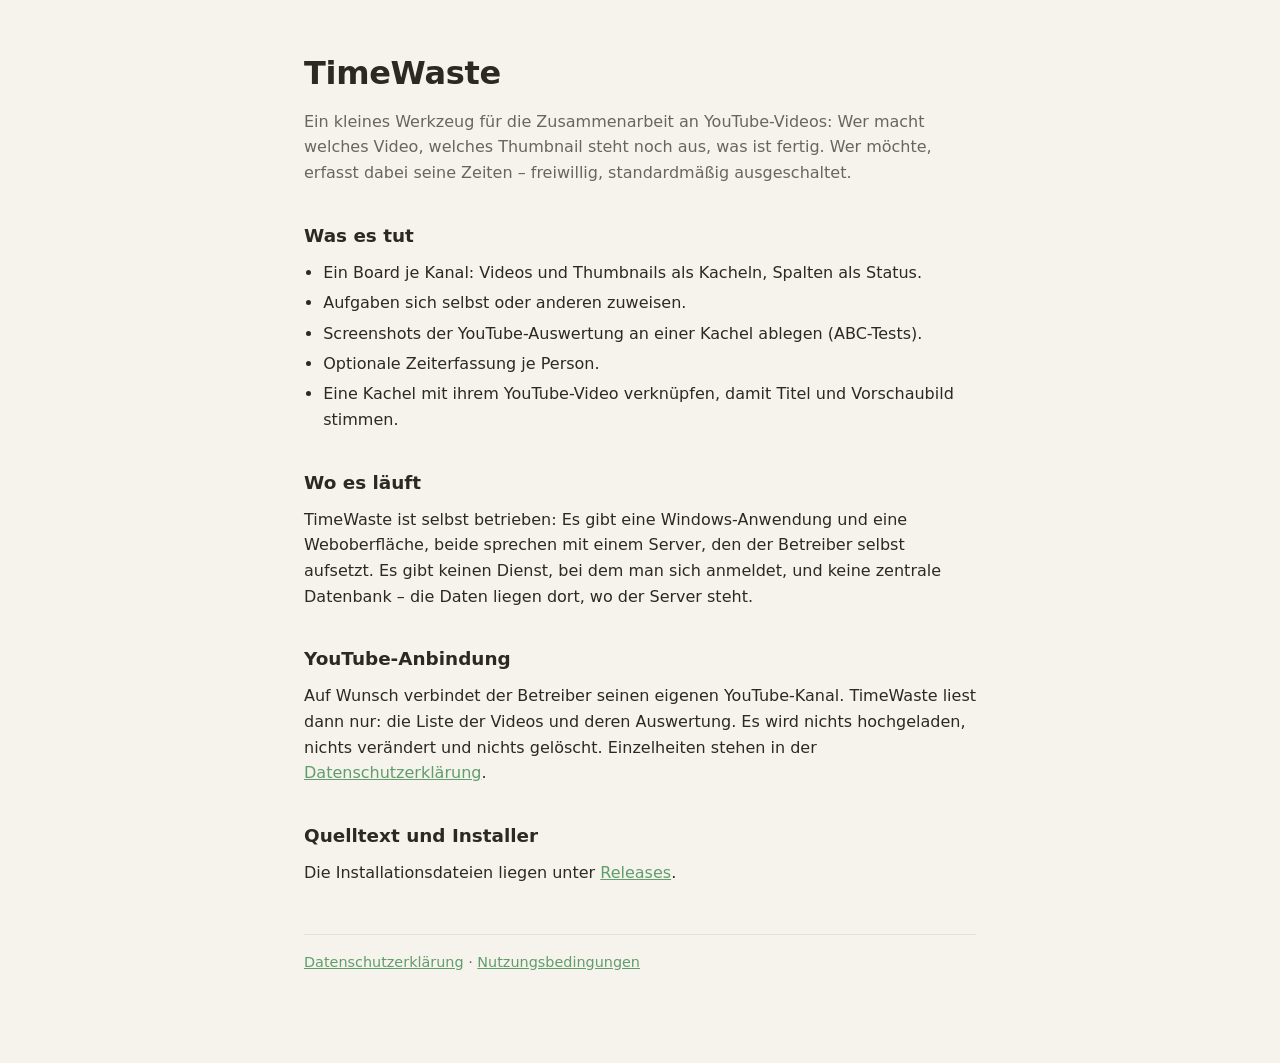
<file: index.html>
<!doctype html>
<html lang="de">
<head>
<meta charset="utf-8">
<meta name="viewport" content="width=device-width, initial-scale=1">
<title>TimeWaste</title>
<link rel="stylesheet" href="stil.css">
</head>
<body>
<main>
  <h1>TimeWaste</h1>
  <p class="lead">Ein kleines Werkzeug für die Zusammenarbeit an YouTube-Videos: Wer macht welches
    Video, welches Thumbnail steht noch aus, was ist fertig. Wer möchte, erfasst dabei seine Zeiten –
    freiwillig, standardmäßig ausgeschaltet.</p>

  <h2>Was es tut</h2>
  <ul>
    <li>Ein Board je Kanal: Videos und Thumbnails als Kacheln, Spalten als Status.</li>
    <li>Aufgaben sich selbst oder anderen zuweisen.</li>
    <li>Screenshots der YouTube-Auswertung an einer Kachel ablegen (ABC-Tests).</li>
    <li>Optionale Zeiterfassung je Person.</li>
    <li>Eine Kachel mit ihrem YouTube-Video verknüpfen, damit Titel und Vorschaubild stimmen.</li>
  </ul>

  <h2>Wo es läuft</h2>
  <p>TimeWaste ist selbst betrieben: Es gibt eine Windows-Anwendung und eine Weboberfläche, beide
    sprechen mit einem Server, den der Betreiber selbst aufsetzt. Es gibt keinen Dienst, bei dem man
    sich anmeldet, und keine zentrale Datenbank – die Daten liegen dort, wo der Server steht.</p>

  <h2>YouTube-Anbindung</h2>
  <p>Auf Wunsch verbindet der Betreiber seinen eigenen YouTube-Kanal. TimeWaste liest dann nur:
    die Liste der Videos und deren Auswertung. Es wird nichts hochgeladen, nichts verändert und
    nichts gelöscht. Einzelheiten stehen in der <a href="datenschutz.html">Datenschutzerklärung</a>.</p>

  <h2>Quelltext und Installer</h2>
  <p>Die Installationsdateien liegen unter
    <a href="https://github.com/jeansRig/timewaste-releases/releases">Releases</a>.</p>

  <p class="fuss">
    <a href="datenschutz.html">Datenschutzerklärung</a> ·
    <a href="nutzungsbedingungen.html">Nutzungsbedingungen</a>
  </p>
</main>
</body>
</html>
</file>
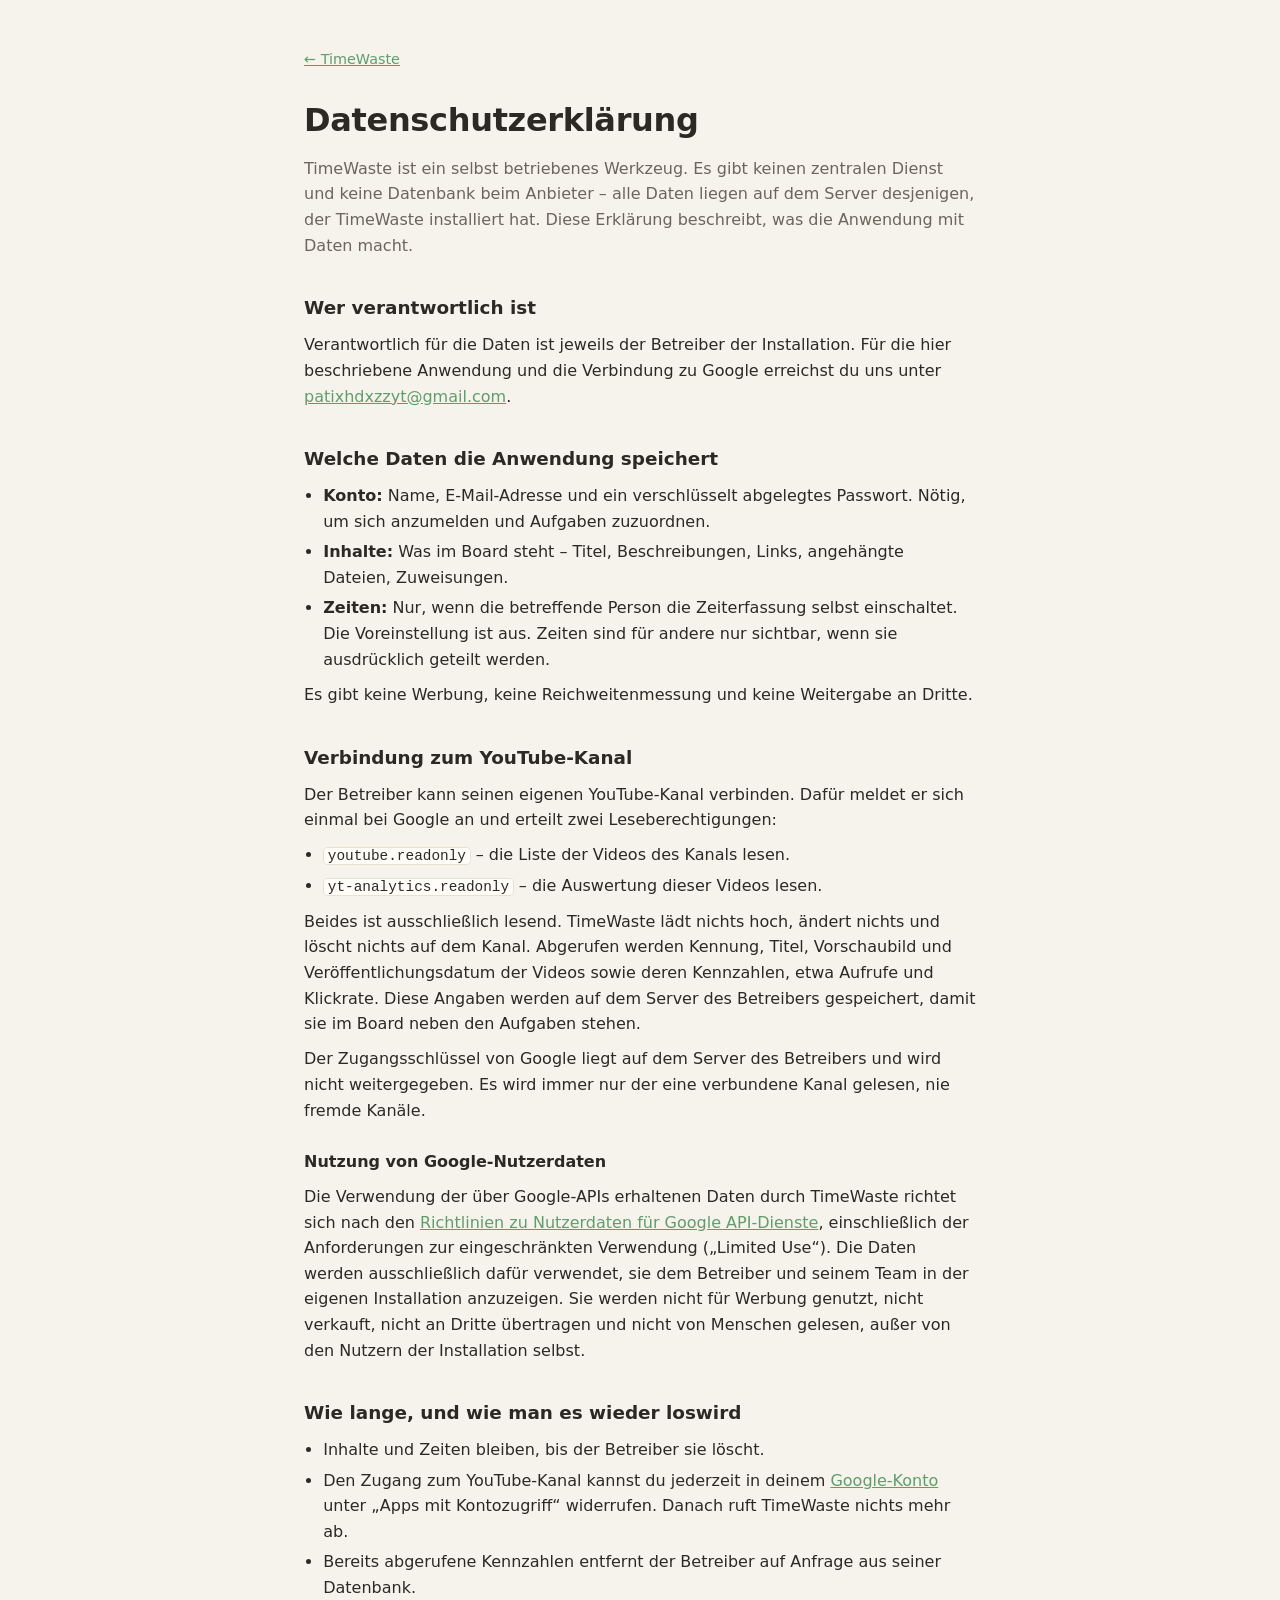
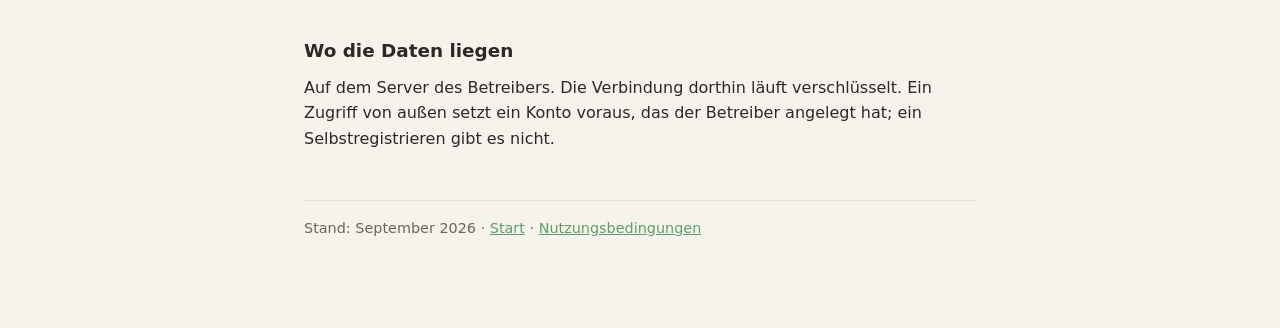
<file: datenschutz.html>
<!doctype html>
<html lang="de">
<head>
<meta charset="utf-8">
<meta name="viewport" content="width=device-width, initial-scale=1">
<title>Datenschutzerklärung – TimeWaste</title>
<link rel="stylesheet" href="stil.css">
</head>
<body>
<main>
  <p class="zurueck"><a href="index.html">← TimeWaste</a></p>
  <h1>Datenschutzerklärung</h1>
  <p class="lead">TimeWaste ist ein selbst betriebenes Werkzeug. Es gibt keinen zentralen Dienst und
    keine Datenbank beim Anbieter – alle Daten liegen auf dem Server desjenigen, der TimeWaste
    installiert hat. Diese Erklärung beschreibt, was die Anwendung mit Daten macht.</p>

  <h2>Wer verantwortlich ist</h2>
  <p>Verantwortlich für die Daten ist jeweils der Betreiber der Installation. Für die hier
    beschriebene Anwendung und die Verbindung zu Google erreichst du uns unter
    <a href="mailto:patixhdxzzyt@gmail.com">patixhdxzzyt@gmail.com</a>.</p>

  <h2>Welche Daten die Anwendung speichert</h2>
  <ul>
    <li><b>Konto:</b> Name, E-Mail-Adresse und ein verschlüsselt abgelegtes Passwort. Nötig, um
      sich anzumelden und Aufgaben zuzuordnen.</li>
    <li><b>Inhalte:</b> Was im Board steht – Titel, Beschreibungen, Links, angehängte Dateien,
      Zuweisungen.</li>
    <li><b>Zeiten:</b> Nur, wenn die betreffende Person die Zeiterfassung selbst einschaltet. Die
      Voreinstellung ist aus. Zeiten sind für andere nur sichtbar, wenn sie ausdrücklich geteilt
      werden.</li>
  </ul>
  <p>Es gibt keine Werbung, keine Reichweitenmessung und keine Weitergabe an Dritte.</p>

  <h2>Verbindung zum YouTube-Kanal</h2>
  <p>Der Betreiber kann seinen eigenen YouTube-Kanal verbinden. Dafür meldet er sich einmal bei
    Google an und erteilt zwei Leseberechtigungen:</p>
  <ul>
    <li><code>youtube.readonly</code> – die Liste der Videos des Kanals lesen.</li>
    <li><code>yt-analytics.readonly</code> – die Auswertung dieser Videos lesen.</li>
  </ul>
  <p>Beides ist ausschließlich lesend. TimeWaste lädt nichts hoch, ändert nichts und löscht nichts
    auf dem Kanal. Abgerufen werden Kennung, Titel, Vorschaubild und Veröffentlichungsdatum der
    Videos sowie deren Kennzahlen, etwa Aufrufe und Klickrate. Diese Angaben werden auf dem Server
    des Betreibers gespeichert, damit sie im Board neben den Aufgaben stehen.</p>
  <p>Der Zugangsschlüssel von Google liegt auf dem Server des Betreibers und wird nicht
    weitergegeben. Es wird immer nur der eine verbundene Kanal gelesen, nie fremde Kanäle.</p>

  <h3>Nutzung von Google-Nutzerdaten</h3>
  <p>Die Verwendung der über Google-APIs erhaltenen Daten durch TimeWaste richtet sich nach den
    <a href="https://developers.google.com/terms/api-services-user-data-policy">Richtlinien zu
    Nutzerdaten für Google API-Dienste</a>, einschließlich der Anforderungen zur eingeschränkten
    Verwendung („Limited Use“). Die Daten werden ausschließlich dafür verwendet, sie dem Betreiber
    und seinem Team in der eigenen Installation anzuzeigen. Sie werden nicht für Werbung genutzt,
    nicht verkauft, nicht an Dritte übertragen und nicht von Menschen gelesen, außer von den
    Nutzern der Installation selbst.</p>

  <h2>Wie lange, und wie man es wieder loswird</h2>
  <ul>
    <li>Inhalte und Zeiten bleiben, bis der Betreiber sie löscht.</li>
    <li>Den Zugang zum YouTube-Kanal kannst du jederzeit in deinem
      <a href="https://myaccount.google.com/permissions">Google-Konto</a> unter „Apps mit
      Kontozugriff“ widerrufen. Danach ruft TimeWaste nichts mehr ab.</li>
    <li>Bereits abgerufene Kennzahlen entfernt der Betreiber auf Anfrage aus seiner Datenbank.</li>
  </ul>

  <h2>Wo die Daten liegen</h2>
  <p>Auf dem Server des Betreibers. Die Verbindung dorthin läuft verschlüsselt. Ein Zugriff von
    außen setzt ein Konto voraus, das der Betreiber angelegt hat; ein Selbstregistrieren gibt es
    nicht.</p>

  <p class="fuss">Stand: September 2026 ·
    <a href="index.html">Start</a> ·
    <a href="nutzungsbedingungen.html">Nutzungsbedingungen</a>
  </p>
</main>
</body>
</html>
</file>
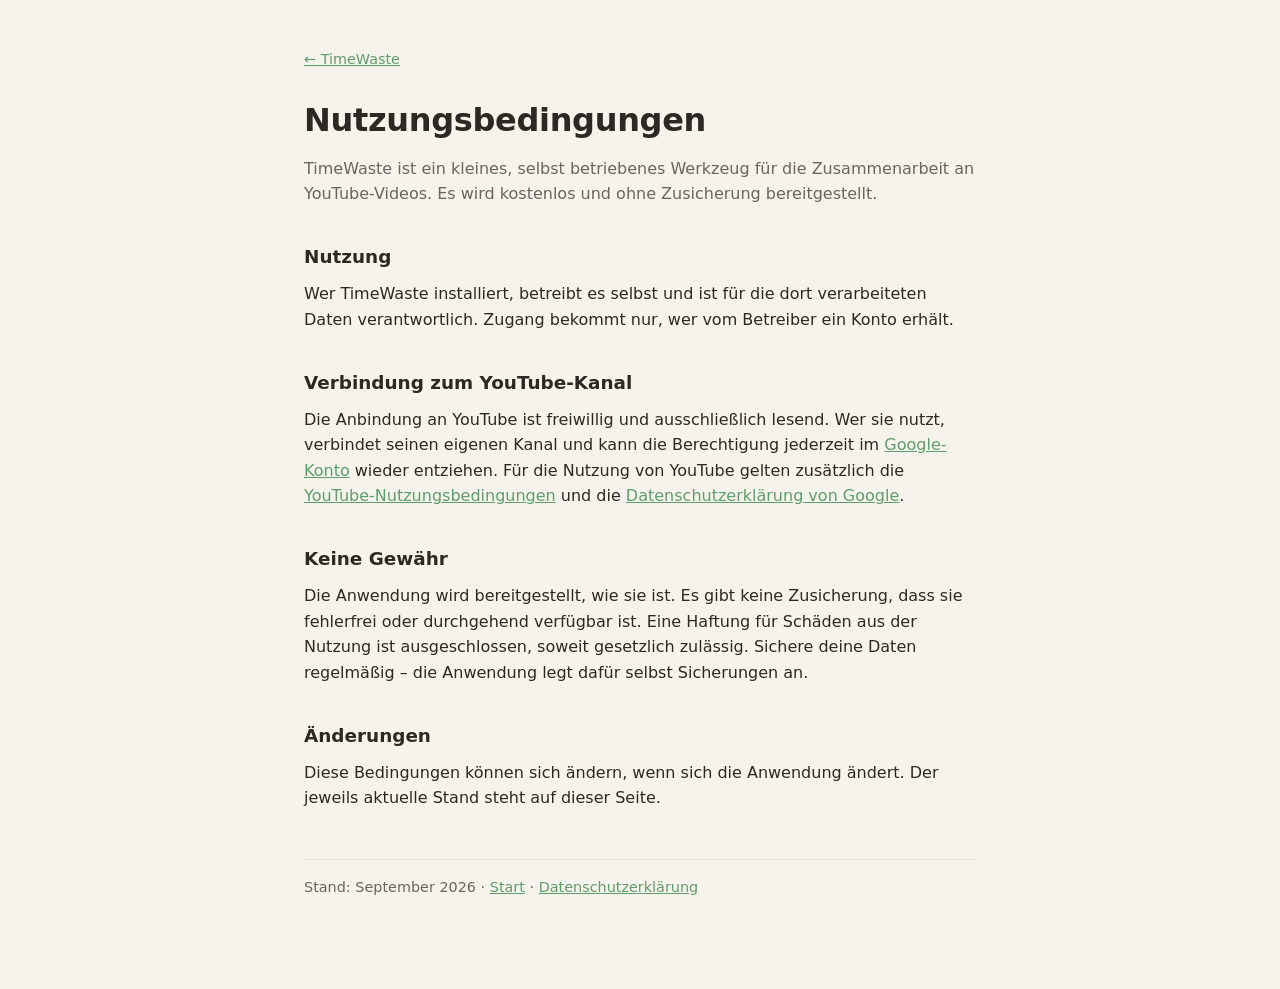
<file: nutzungsbedingungen.html>
<!doctype html>
<html lang="de">
<head>
<meta charset="utf-8">
<meta name="viewport" content="width=device-width, initial-scale=1">
<title>Nutzungsbedingungen – TimeWaste</title>
<link rel="stylesheet" href="stil.css">
</head>
<body>
<main>
  <p class="zurueck"><a href="index.html">← TimeWaste</a></p>
  <h1>Nutzungsbedingungen</h1>
  <p class="lead">TimeWaste ist ein kleines, selbst betriebenes Werkzeug für die Zusammenarbeit an
    YouTube-Videos. Es wird kostenlos und ohne Zusicherung bereitgestellt.</p>

  <h2>Nutzung</h2>
  <p>Wer TimeWaste installiert, betreibt es selbst und ist für die dort verarbeiteten Daten
    verantwortlich. Zugang bekommt nur, wer vom Betreiber ein Konto erhält.</p>

  <h2>Verbindung zum YouTube-Kanal</h2>
  <p>Die Anbindung an YouTube ist freiwillig und ausschließlich lesend. Wer sie nutzt, verbindet
    seinen eigenen Kanal und kann die Berechtigung jederzeit im
    <a href="https://myaccount.google.com/permissions">Google-Konto</a> wieder entziehen. Für die
    Nutzung von YouTube gelten zusätzlich die
    <a href="https://www.youtube.com/t/terms">YouTube-Nutzungsbedingungen</a> und die
    <a href="https://policies.google.com/privacy">Datenschutzerklärung von Google</a>.</p>

  <h2>Keine Gewähr</h2>
  <p>Die Anwendung wird bereitgestellt, wie sie ist. Es gibt keine Zusicherung, dass sie
    fehlerfrei oder durchgehend verfügbar ist. Eine Haftung für Schäden aus der Nutzung ist
    ausgeschlossen, soweit gesetzlich zulässig. Sichere deine Daten regelmäßig – die Anwendung legt
    dafür selbst Sicherungen an.</p>

  <h2>Änderungen</h2>
  <p>Diese Bedingungen können sich ändern, wenn sich die Anwendung ändert. Der jeweils aktuelle
    Stand steht auf dieser Seite.</p>

  <p class="fuss">Stand: September 2026 ·
    <a href="index.html">Start</a> ·
    <a href="datenschutz.html">Datenschutzerklärung</a>
  </p>
</main>
</body>
</html>
</file>
<file: stil.css>
/* Schlichte Seite, hell wie dunkel lesbar. Bewusst ohne fremde Schriften oder Skripte:
   Die Seite soll niemanden nachladen, den sie nicht braucht. */
:root {
  --bg: #f6f3ec;
  --panel: #fffdf8;
  --ink: #2c2925;
  --ink-soft: #6b655c;
  --line: #e7e1d5;
  --accent: #5f9d6b;
}
@media (prefers-color-scheme: dark) {
  :root {
    --bg: #171614;
    --panel: #211f1c;
    --ink: #ece7df;
    --ink-soft: #b7b0a5;
    --line: #36322d;
    --accent: #6fb47c;
  }
}

* { box-sizing: border-box; }
body {
  margin: 0;
  background: var(--bg);
  color: var(--ink);
  font: 16px/1.6 ui-sans-serif, system-ui, -apple-system, "Segoe UI", sans-serif;
}
main {
  max-width: 44rem;
  margin: 0 auto;
  padding: 3rem 1rem 5rem;
}
h1 { font-size: 2rem; letter-spacing: -.01em; margin: 0 0 .5rem; }
h2 { font-size: 1.15rem; margin: 2.2rem 0 .4rem; }
h3 { font-size: 1rem; margin: 1.6rem 0 .3rem; }
p, ul { margin: .6rem 0; }
ul { padding-left: 1.2rem; }
li { margin: .3rem 0; }
.lead { color: var(--ink-soft); }
a { color: var(--accent); }
code {
  font-size: .9em;
  background: var(--panel);
  border: 1px solid var(--line);
  border-radius: 4px;
  padding: 0 .25em;
}
.zurueck { margin: 0 0 1.5rem; font-size: .9rem; }
.fuss {
  margin-top: 3rem;
  padding-top: 1rem;
  border-top: 1px solid var(--line);
  color: var(--ink-soft);
  font-size: .9rem;
}
</file>
